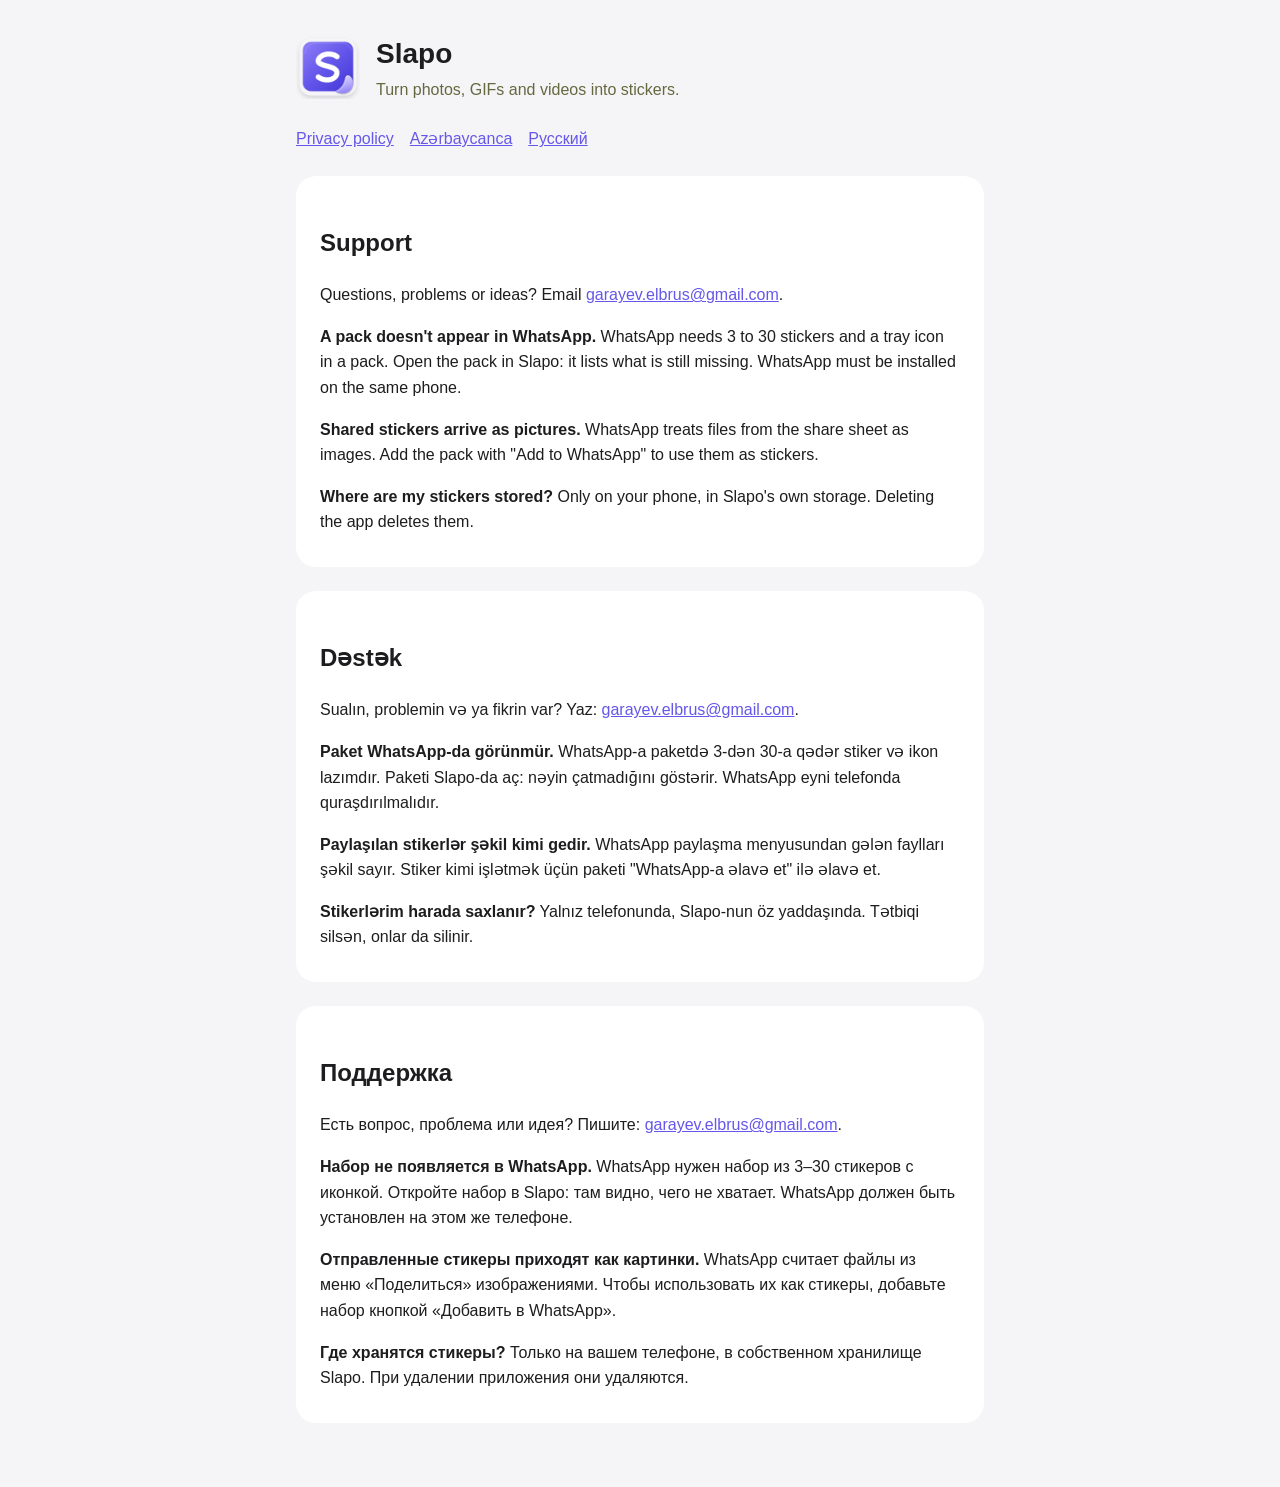
<file: index.html>
<!doctype html>
<html lang="en">
<head>
<meta charset="utf-8">
<meta name="viewport" content="width=device-width, initial-scale=1">
<title>Slapo – Support</title>
<link rel="stylesheet" href="style.css">
</head>
<body>
<main>
<header>
  <img src="mark.png" alt="">
  <div>
    <h1>Slapo</h1>
    <div class="muted">Turn photos, GIFs and videos into stickers.</div>
  </div>
</header>
<nav><a href="privacy/">Privacy policy</a><a href="#az">Azərbaycanca</a><a href="#ru">Русский</a></nav>

<section>
<h2>Support</h2>
<p>Questions, problems or ideas? Email <a href="mailto:garayev.elbrus@gmail.com">garayev.elbrus@gmail.com</a>.</p>
<p><strong>A pack doesn't appear in WhatsApp.</strong> WhatsApp needs 3 to 30 stickers and a tray icon in a pack. Open the pack in Slapo: it lists what is still missing. WhatsApp must be installed on the same phone.</p>
<p><strong>Shared stickers arrive as pictures.</strong> WhatsApp treats files from the share sheet as images. Add the pack with "Add to WhatsApp" to use them as stickers.</p>
<p><strong>Where are my stickers stored?</strong> Only on your phone, in Slapo's own storage. Deleting the app deletes them.</p>
</section>

<section id="az">
<h2>Dəstək</h2>
<p>Sualın, problemin və ya fikrin var? Yaz: <a href="mailto:garayev.elbrus@gmail.com">garayev.elbrus@gmail.com</a>.</p>
<p><strong>Paket WhatsApp-da görünmür.</strong> WhatsApp-a paketdə 3-dən 30-a qədər stiker və ikon lazımdır. Paketi Slapo-da aç: nəyin çatmadığını göstərir. WhatsApp eyni telefonda quraşdırılmalıdır.</p>
<p><strong>Paylaşılan stikerlər şəkil kimi gedir.</strong> WhatsApp paylaşma menyusundan gələn faylları şəkil sayır. Stiker kimi işlətmək üçün paketi "WhatsApp-a əlavə et" ilə əlavə et.</p>
<p><strong>Stikerlərim harada saxlanır?</strong> Yalnız telefonunda, Slapo-nun öz yaddaşında. Tətbiqi silsən, onlar da silinir.</p>
</section>

<section id="ru">
<h2>Поддержка</h2>
<p>Есть вопрос, проблема или идея? Пишите: <a href="mailto:garayev.elbrus@gmail.com">garayev.elbrus@gmail.com</a>.</p>
<p><strong>Набор не появляется в WhatsApp.</strong> WhatsApp нужен набор из 3–30 стикеров с иконкой. Откройте набор в Slapo: там видно, чего не хватает. WhatsApp должен быть установлен на этом же телефоне.</p>
<p><strong>Отправленные стикеры приходят как картинки.</strong> WhatsApp считает файлы из меню «Поделиться» изображениями. Чтобы использовать их как стикеры, добавьте набор кнопкой «Добавить в WhatsApp».</p>
<p><strong>Где хранятся стикеры?</strong> Только на вашем телефоне, в собственном хранилище Slapo. При удалении приложения они удаляются.</p>
</section>
</main>
</body>
</html>
</file>
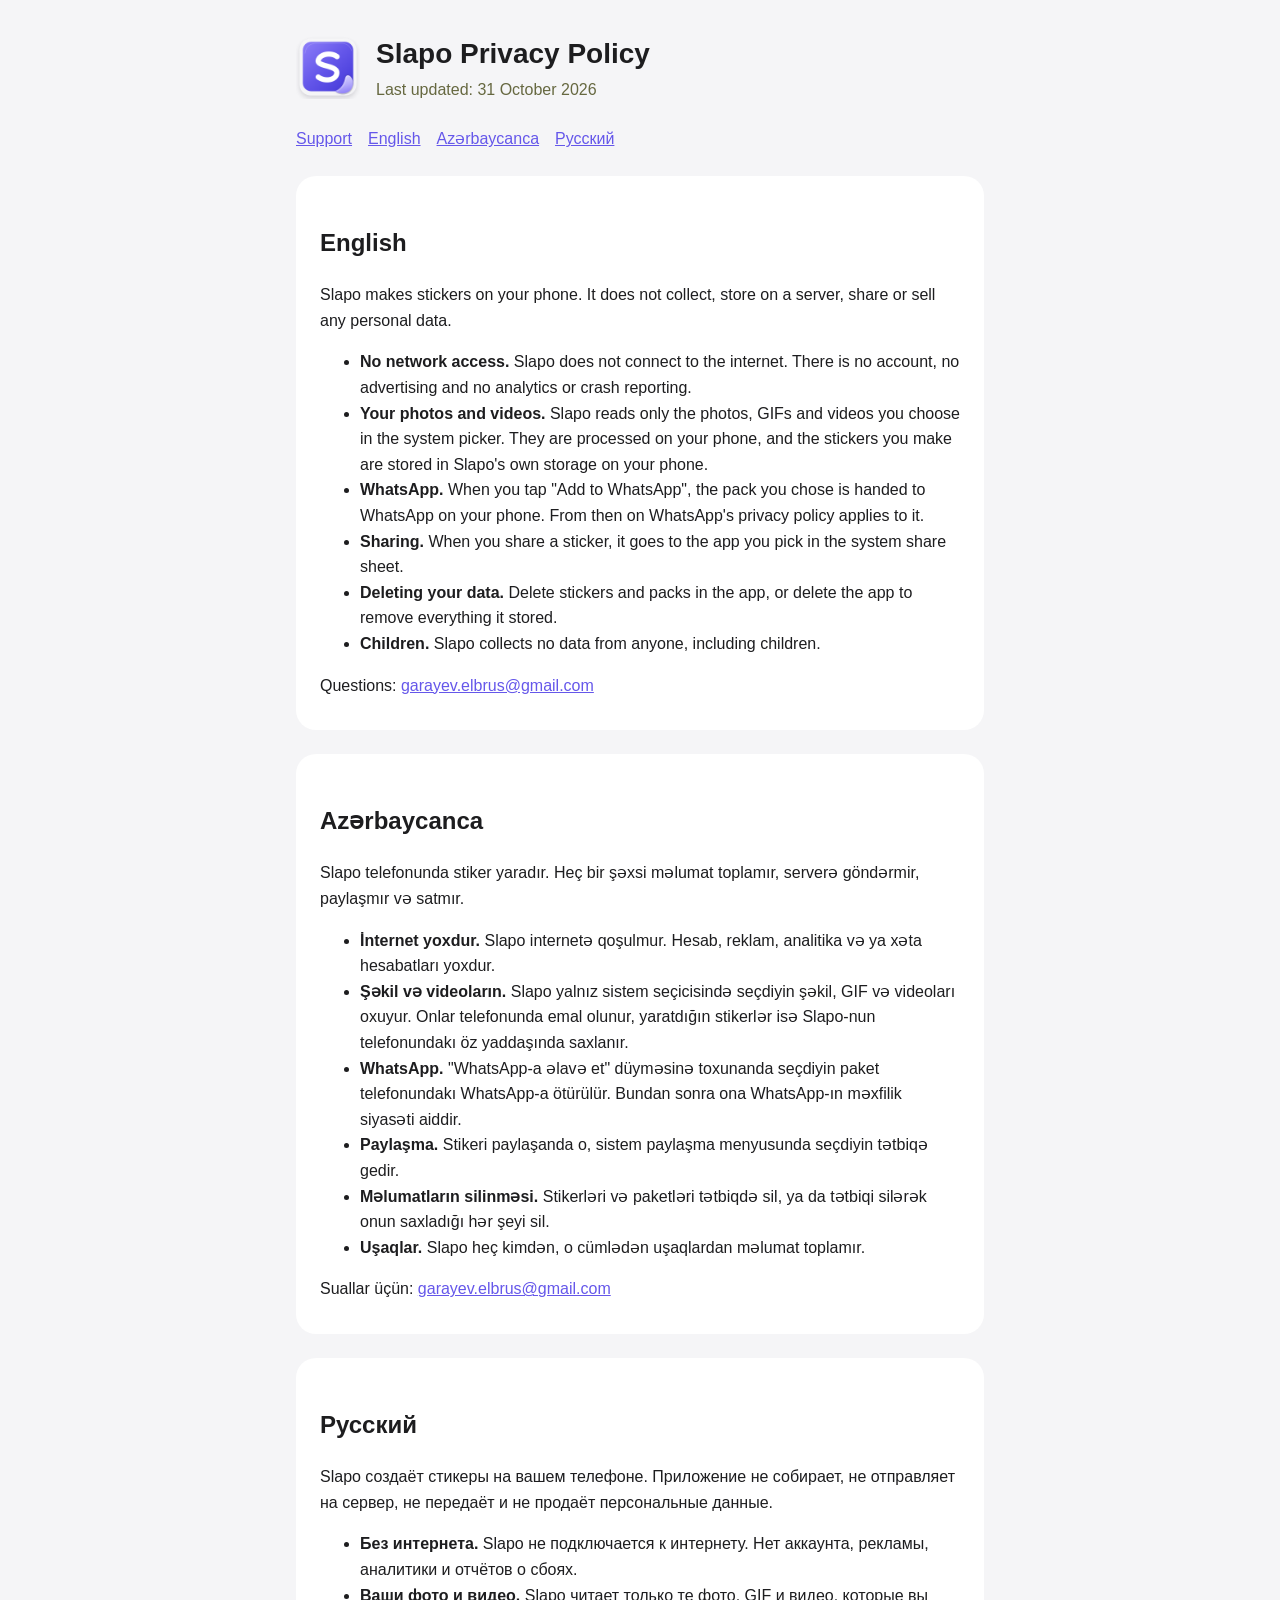
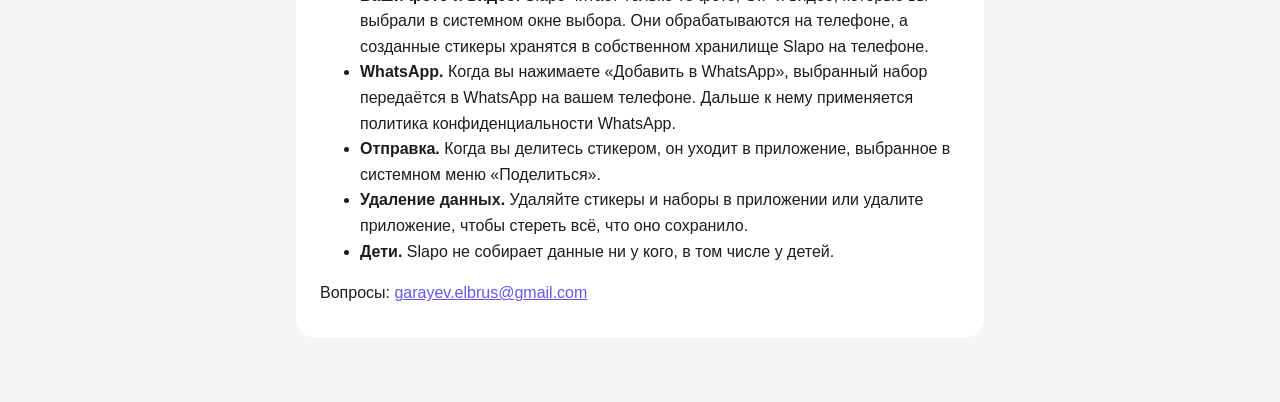
<file: privacy/index.html>
<!doctype html>
<html lang="en">
<head>
<meta charset="utf-8">
<meta name="viewport" content="width=device-width, initial-scale=1">
<title>Slapo – Privacy Policy</title>
<link rel="stylesheet" href="../style.css">
</head>
<body>
<main>
<header>
  <img src="../mark.png" alt="">
  <div>
    <h1>Slapo Privacy Policy</h1>
    <div class="muted">Last updated: 31 October 2026</div>
  </div>
</header>
<nav><a href="../">Support</a><a href="#en">English</a><a href="#az">Azərbaycanca</a><a href="#ru">Русский</a></nav>
<section id="en"><h2>English</h2>
<p>Slapo makes stickers on your phone. It does not collect, store on a server, share or sell any personal data.</p>
<ul><li><strong>No network access.</strong> Slapo does not connect to the internet. There is no account, no advertising and no analytics or crash reporting.</li><li><strong>Your photos and videos.</strong> Slapo reads only the photos, GIFs and videos you choose in the system picker. They are processed on your phone, and the stickers you make are stored in Slapo's own storage on your phone.</li><li><strong>WhatsApp.</strong> When you tap "Add to WhatsApp", the pack you chose is handed to WhatsApp on your phone. From then on WhatsApp's privacy policy applies to it.</li><li><strong>Sharing.</strong> When you share a sticker, it goes to the app you pick in the system share sheet.</li><li><strong>Deleting your data.</strong> Delete stickers and packs in the app, or delete the app to remove everything it stored.</li><li><strong>Children.</strong> Slapo collects no data from anyone, including children.</li></ul>
<p>Questions: <a href="mailto:garayev.elbrus@gmail.com">garayev.elbrus@gmail.com</a></p>
</section>
<section id="az"><h2>Azərbaycanca</h2>
<p>Slapo telefonunda stiker yaradır. Heç bir şəxsi məlumat toplamır, serverə göndərmir, paylaşmır və satmır.</p>
<ul><li><strong>İnternet yoxdur.</strong> Slapo internetə qoşulmur. Hesab, reklam, analitika və ya xəta hesabatları yoxdur.</li><li><strong>Şəkil və videoların.</strong> Slapo yalnız sistem seçicisində seçdiyin şəkil, GIF və videoları oxuyur. Onlar telefonunda emal olunur, yaratdığın stikerlər isə Slapo-nun telefonundakı öz yaddaşında saxlanır.</li><li><strong>WhatsApp.</strong> "WhatsApp-a əlavə et" düyməsinə toxunanda seçdiyin paket telefonundakı WhatsApp-a ötürülür. Bundan sonra ona WhatsApp-ın məxfilik siyasəti aiddir.</li><li><strong>Paylaşma.</strong> Stikeri paylaşanda o, sistem paylaşma menyusunda seçdiyin tətbiqə gedir.</li><li><strong>Məlumatların silinməsi.</strong> Stikerləri və paketləri tətbiqdə sil, ya da tətbiqi silərək onun saxladığı hər şeyi sil.</li><li><strong>Uşaqlar.</strong> Slapo heç kimdən, o cümlədən uşaqlardan məlumat toplamır.</li></ul>
<p>Suallar üçün: <a href="mailto:garayev.elbrus@gmail.com">garayev.elbrus@gmail.com</a></p>
</section>
<section id="ru"><h2>Русский</h2>
<p>Slapo создаёт стикеры на вашем телефоне. Приложение не собирает, не отправляет на сервер, не передаёт и не продаёт персональные данные.</p>
<ul><li><strong>Без интернета.</strong> Slapo не подключается к интернету. Нет аккаунта, рекламы, аналитики и отчётов о сбоях.</li><li><strong>Ваши фото и видео.</strong> Slapo читает только те фото, GIF и видео, которые вы выбрали в системном окне выбора. Они обрабатываются на телефоне, а созданные стикеры хранятся в собственном хранилище Slapo на телефоне.</li><li><strong>WhatsApp.</strong> Когда вы нажимаете «Добавить в WhatsApp», выбранный набор передаётся в WhatsApp на вашем телефоне. Дальше к нему применяется политика конфиденциальности WhatsApp.</li><li><strong>Отправка.</strong> Когда вы делитесь стикером, он уходит в приложение, выбранное в системном меню «Поделиться».</li><li><strong>Удаление данных.</strong> Удаляйте стикеры и наборы в приложении или удалите приложение, чтобы стереть всё, что оно сохранило.</li><li><strong>Дети.</strong> Slapo не собирает данные ни у кого, в том числе у детей.</li></ul>
<p>Вопросы: <a href="mailto:garayev.elbrus@gmail.com">garayev.elbrus@gmail.com</a></p>
</section>
</main>
</body>
</html>
</file>
<file: style.css>
:root { --bg: #f5f5f7; --card: #ffffff; --text: #1d1d1f; --muted: #666840; --accent: #6557ea; }
@media (prefers-color-scheme: dark) {
  :root { --bg: #0b0b12; --card: #17151f; --text: #f5f5f7; --muted: #b3b1c4; --accent: #8b7cf8; }
}
* { box-sizing: border-box; }
body { margin: 0; background: var(--bg); color: var(--text); font: 16px/1.6 -apple-system, BlinkMacSystemFont, "Segoe UI", Roboto, sans-serif; }
main { max-width: 720px; margin: 0 auto; padding: 32px 16px 64px; }
header { display: flex; align-items: center; gap: 16px; margin-bottom: 24px; }
header img { width: 64px; height: 64px; }
h1 { margin: 0; font-size: 28px; }
h2 { margin-top: 40px; }
.muted { color: var(--muted); }
section { background: var(--card); border-radius: 20px; padding: 8px 24px 16px; margin-top: 24px; }
a { color: var(--accent); }
nav a { margin-right: 16px; }
</file>
